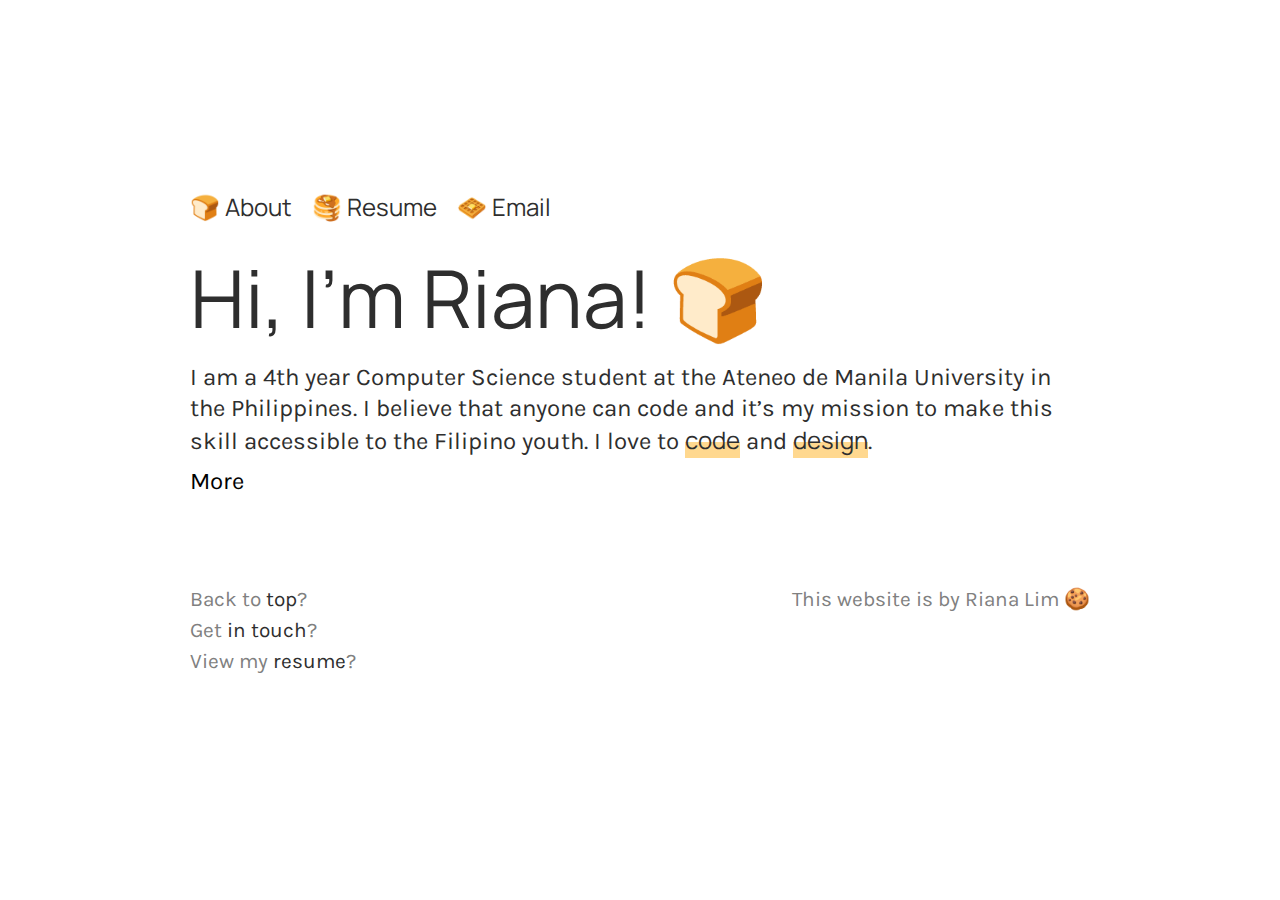
<file: index.html>
<!DOCTYPE html>
    <head>
        <title>Riana Lim</title>
        <meta name="description" content="Riana Lim, Computer Science student in the Philippines.">
        <meta name="author" content="Riana Lim">
        <meta name="viewport" content="width=device-width, initial-scale=1.0">
        <link rel="stylesheet" href="./css/index-style.css"/>
        <link rel="stylesheet" href="./css/style.css"/>
        <link rel="icon" href="data:image/svg+xml,<svg xmlns=%22http://www.w3.org/2000/svg%22 viewBox=%220 0 100 100%22><text y=%22.9em%22 font-size=%2290%22>🍞</text></svg>">
        <link href="https://fonts.googleapis.com/css2?family=Manrope:wght@700&family=Karla&display=swap" rel="stylesheet">
    </head>
    <body>
        <div class="socials">
            <div class="link"><a href="./about.html">🍞 About</a></div>
            <div class="link"><a href="./assets/Resume 2020v2.pdf">🥞 Resume</a></div>
            <!-- <div class="link"><a href="https://www.linkedin.com/in/riana-lim/">LinkedIn</a></div> -->
            <div class="link"><a href="mailto:limriana9@gmail.com">🧇 Email</a></div>
        </div>
        <div class="header">
            <h1>Hi, I'm Riana! 🍞</h1>
        </div>
        <div class="description">
            <p>
                I am a 4th year Computer Science student at the Ateneo de Manila University in the Philippines.
                I believe that anyone can code and it’s my mission to make this skill accessible to the Filipino youth.
                I love to <a href="https://github.com/rairayy">code</a> and <a href="https://www.behance.net/limriana9d677/projects">design</a>.
            </p>
            <button id="more" onclick="toggleLong(this.id)">More</button>
            <button id="less" onclick="toggleLong(this.id)" style="display: none;">Less</button>
            <div id="description-long" style="display: none;">
                <p id="small-p">
                    I am currently the President of the <a href="https://www.compsat.org/">Computer Society of the Ateneo</a> where we strive to nurture competent leaders in software development.
                    I enjoy <a href="https://codeforces.com/profile/rairay">solving problems</a> as a member of the ADMU Programming Varsity, and in my free time I like to <a href="https://twitter.com/rianalim_">doodle</a>.
                    Feel free to <a href="mailto:limriana9@gmail.com">get in touch!</a> 🐣
                </p>
            </div>
        </div>
        <!-- <div class="works">
            <h2>Things I've Made</h2>
            <div class="things">
                <div class="thing">
                    <img src="" alt="">
                </div>
            </div>
        </div> -->
        <script src="https://ajax.googleapis.com/ajax/libs/jquery/2.1.3/jquery.min.js"></script>
        <script src="./js/script.js"></script>
    </body>
    <footer>
        <div class="foot-left">
            <div>Back to <a href="./index.html">top</a>?</div>
            <div>Get <a href="mailto:limriana9@gmail.com">in touch</a>?</div>
            <div>View my <a href="./assets/Resume 2020v2.pdf">resume</a>?</div>
        </div>
        <div class="foot-right">
            <div>This website is by Riana Lim 🍪</div>
        </div>
    </footer>
</html>
</file>
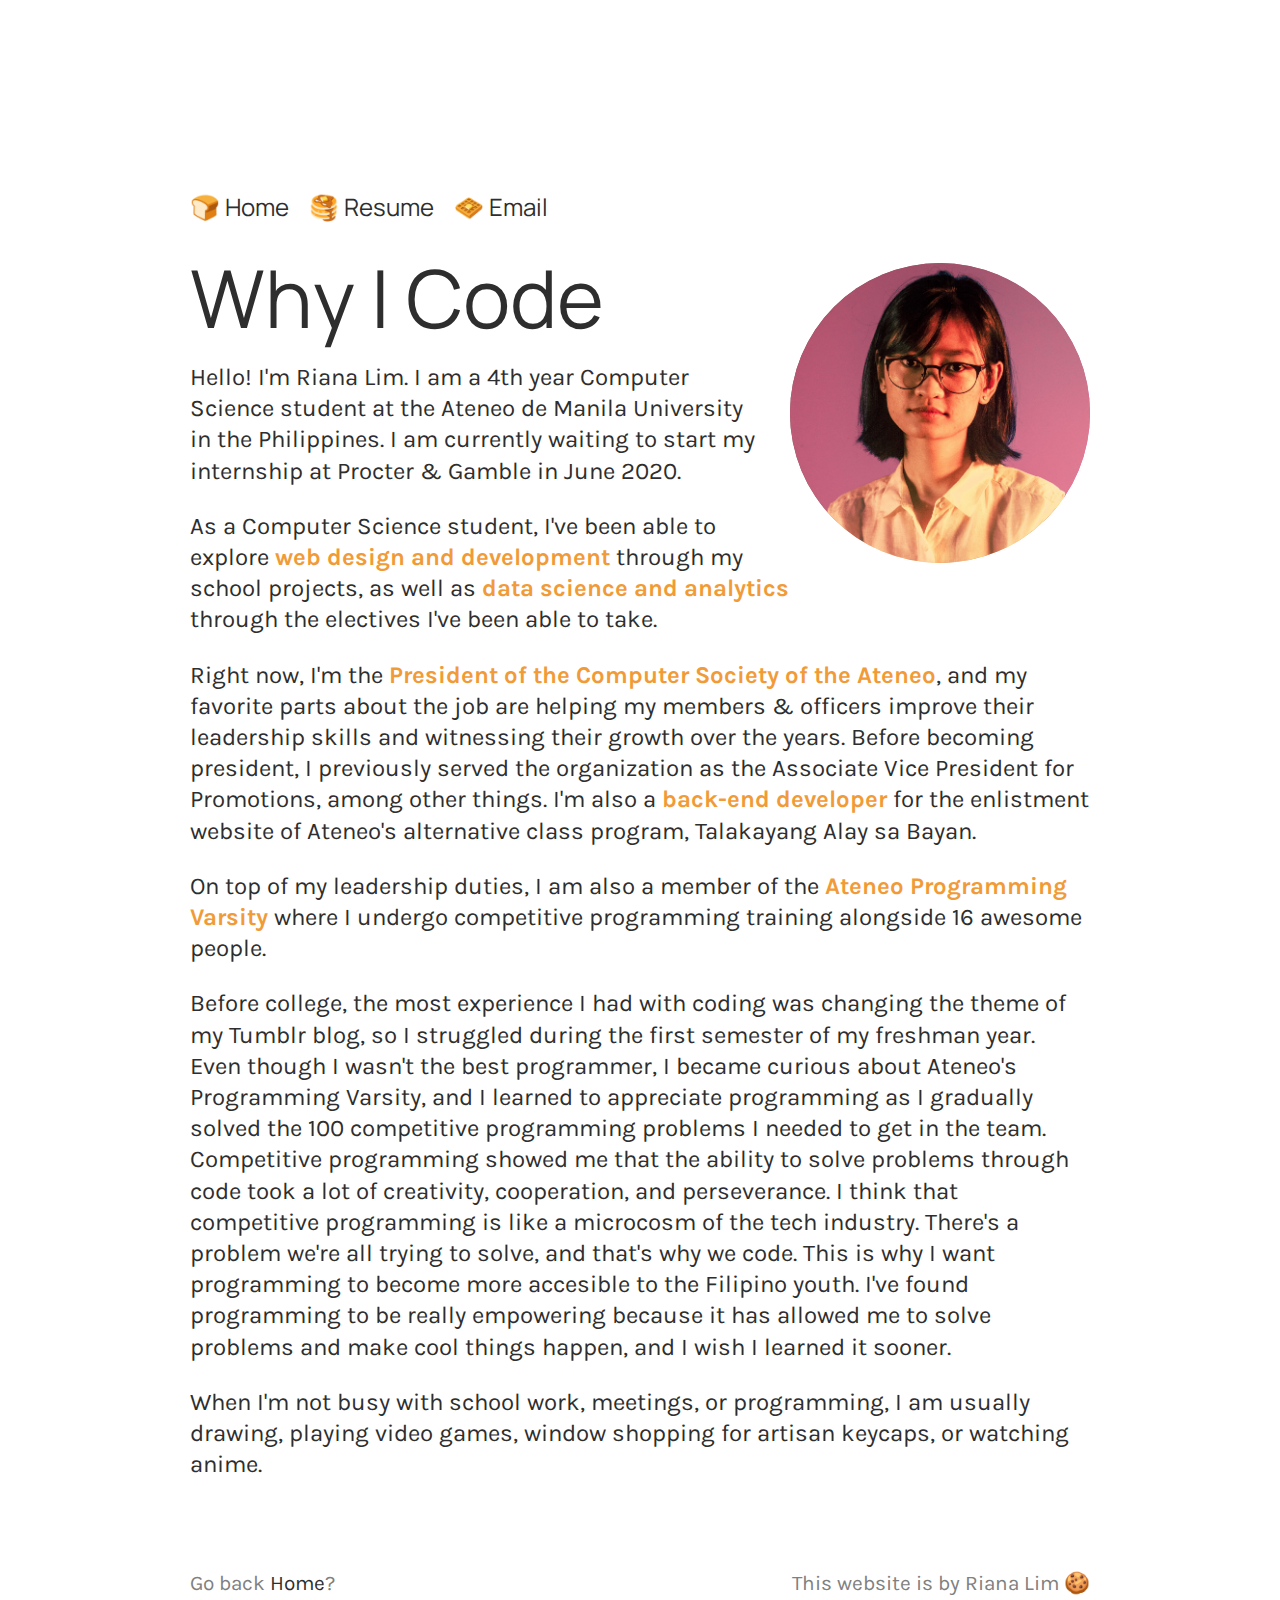
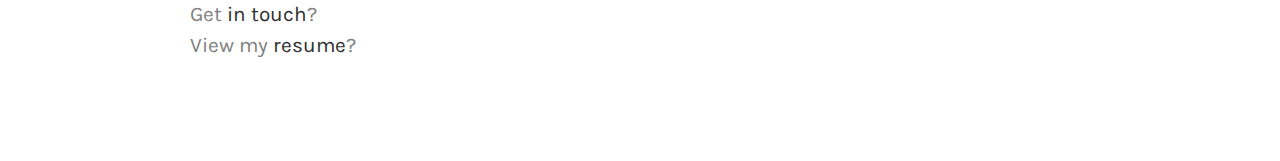
<file: about.html>
<!DOCTYPE html>
    <head>
        <title>Riana Lim — About</title>
        <meta name="description" content="Riana Lim, Computer Science student in the Philippines.">
        <meta name="author" content="Riana Lim">
        <meta name="viewport" content="width=device-width, initial-scale=1.0">
        <link rel="stylesheet" href="./css/about-style.css"/>
        <link rel="stylesheet" href="./css/style.css"/>
        <link rel="icon" href="data:image/svg+xml,<svg xmlns=%22http://www.w3.org/2000/svg%22 viewBox=%220 0 100 100%22><text y=%22.9em%22 font-size=%2290%22>🍞</text></svg>">
        <link href="https://fonts.googleapis.com/css2?family=Manrope:wght@700&family=Karla&display=swap" rel="stylesheet">
    </head>
    <body>
        <div class="socials">
            <div class="link"><a href="./index.html">🍞 Home</a></div>
            <div class="link"><a href="./assets/Resume 2020v2.pdf">🥞 Resume</a></div>
            <!-- <div class="link"><a href="https://www.linkedin.com/in/riana-lim/">LinkedIn</a></div> -->
            <div class="link"><a href="mailto:limriana9@gmail.com">🧇 Email</a></div>
        </div>
        <div class="header-image">
            <img class="bottom" src="./assets/me.png" alt="my face"/>
            <img class="top" src="./assets/serious me.jpg" alt="my face"/>
        </div>
        <div class="header">
            <h1>Why I Code</h1>
        </div>
        <div class="description">
            <p>
                Hello! I'm Riana Lim. I am a 4th year Computer Science student at the Ateneo de Manila University in the Philippines. 
                I am currently waiting to start my internship at Procter & Gamble in June 2020.
            </p>
            <p>
                As a Computer Science student, I've been able to explore <b>web design and development</b> through my school projects, as well as 
                <b>data science and analytics</b> through the electives I've been able to take.
            </p>
            <p>
                Right now, I'm the <b>President of the Computer Society of the Ateneo</b>, and my favorite parts about the job are helping my members 
                & officers improve their leadership skills and witnessing their growth over the years. Before becoming president, I previously served 
                the organization as the Associate Vice President for Promotions, among other things. I'm also a <b>back-end developer</b> for the enlistment website 
                of Ateneo's alternative class program, Talakayang Alay sa Bayan.
            </p>
            <p>
                On top of my leadership duties, I am also a member of the <b>Ateneo Programming Varsity</b> where I undergo competitive programming training alongside 16 awesome people.
            </p>
            <p>
                Before college, the most experience I had with coding was changing the theme of my Tumblr blog, so I struggled during the first semester of my freshman year. Even though I wasn't the best programmer, I became curious about Ateneo's 
                Programming Varsity, and I learned to appreciate programming as I gradually solved the 100 competitive programming problems I needed to get in the team. 
                Competitive programming showed me that the ability to solve problems through code took a lot of creativity, cooperation, 
                and perseverance. I think that competitive programming is like a microcosm of the tech industry. There's a problem 
                we're all trying to solve, and that's why we code. This is why I want programming to become more accesible to the Filipino youth. I've found 
                programming to be really empowering because it has allowed me to solve problems and make cool things happen, and I wish I learned it sooner.
            </p>
            <p>
                When I'm not busy with school work, meetings, or programming, I am usually drawing, playing video games, window shopping for artisan keycaps, or watching anime.
            </p>
        </div>
        <script src="https://ajax.googleapis.com/ajax/libs/jquery/2.1.3/jquery.min.js"></script>
        <script src="./js/script.js"></script>
    </body>
    <footer>
        <div class="foot-left">
            <div>Go back <a href="./index.html">Home</a>?</div>
            <div>Get <a href="mailto:limriana9@gmail.com">in touch</a>?</div>
            <div>View my <a href="./assets/Resume 2020v2.pdf">resume</a>?</div>
        </div>
        <div class="foot-right">
            <div>This website is by Riana Lim 🍪</div>
        </div>
    </footer>
</html>
</file>
<file: css/index-style.css>
.description p {
    margin-top: 0.2em;
    margin-bottom: 0.3em;
}

#small-p {
    padding-top: 15px;
    font-size: 1.3em;
}

/* work */

.things {
    display: flex;
    flex-direction: row;
    flex-wrap: wrap;
}
</file>
<file: css/style.css>
body {
    font-family: 'Karla', sans-serif;
    margin-left: auto;
    margin-right: auto;
    margin-top: 20vh;
    width: 900px;
    max-width: 80vw;
    color: rgb(46, 46, 46);
}

/* header */

.header {
    position: relative;
}

/* footer */

footer {
    font-family: 'Karla', sans-serif;
    color: gray;
    display: flex;
    flex-direction: row;
    justify-content: space-between;
    flex-wrap: wrap;
    font-size: 1.3em;
    margin-left: auto;
    margin-right: auto;
    margin-bottom: 10vh;
    margin-top: 10vh;
    max-width: 80vw;
    width: 900px;
}

footer div {
    padding-bottom: 7px;
}

footer a {
    font-family: 'Karla', sans-serif;
    text-decoration: none;
    padding-bottom: 2px;
    background-image: none;
}

/* text */

h1 {
    font-family: 'Manrope', sans-serif;
    word-wrap: normal;
    font-size: 5em;
    margin-top: 10px;
    margin-bottom: 10px;
    font-weight: 400;
}

h2 {
    font-size: 3em;
}

p {
    font-size: 1.5em;
    line-height: 1.3em;
}

b {
    color: #f19b38;
}

/* description button */

.description button {
    background-color: transparent;
    padding: 2px 2px 2px 0px;
    border: none;
    font-size: 1.5em;
    outline: none;
    text-decoration: none;
}

.description button:hover {
    color: gray;
	background-color:transparent;
}

/* links */

a { 
    font-family: 'Manrope', sans-serif;
    text-decoration: none;
    padding-bottom: 2px;
    background-image: linear-gradient(rgba(255,0,0,0) 55%, #ffd88f 10%);
    color: rgb(46, 46, 46);
}

a:hover {
    color: #f19b38;
}

button {
    font-family: 'Karla', sans-serif;
}

/* header links */

.socials {
    display: flex;
    flex-direction: row;
    flex-wrap: wrap;
    padding-bottom: 10px;
    padding-right: 10px;
    padding-top: 10px;
}

.link {
    font-size: 1.5em;
    padding-right: 20px;
}

.link a {
    background-image: none;
    color: rgb(46, 46, 46);
}

.link a:hover {
    color: #ffd88f;
}
</file>
<file: css/about-style.css>
/* image */

.header-image {
    float: right;
    position: relative;
    width: 300px;
    height: 300px;
    max-width: 50vw;
    max-height: 50vw;
    margin-left: 30px;
    margin-top: 30px;
    margin-bottom: 30px;
    shape-outside: circle(50%) margin-box;
}

.header-image img {
    position: absolute;
    border-radius: 50%;
    height: 100%;
    width: 100%;
    -webkit-transition: opacity 0.3s ease-in-out;
    -moz-transition: opacity 0.3s ease-in-out;
    -o-transition: opacity 0.3s ease-in-out;
    transition: opacity 0.3s ease-in-out;
}

.header-image img.top:hover {
    opacity: 0;
}

.description p {
    margin-top: 0.2em;
    margin-bottom: 1em;
}
</file>
